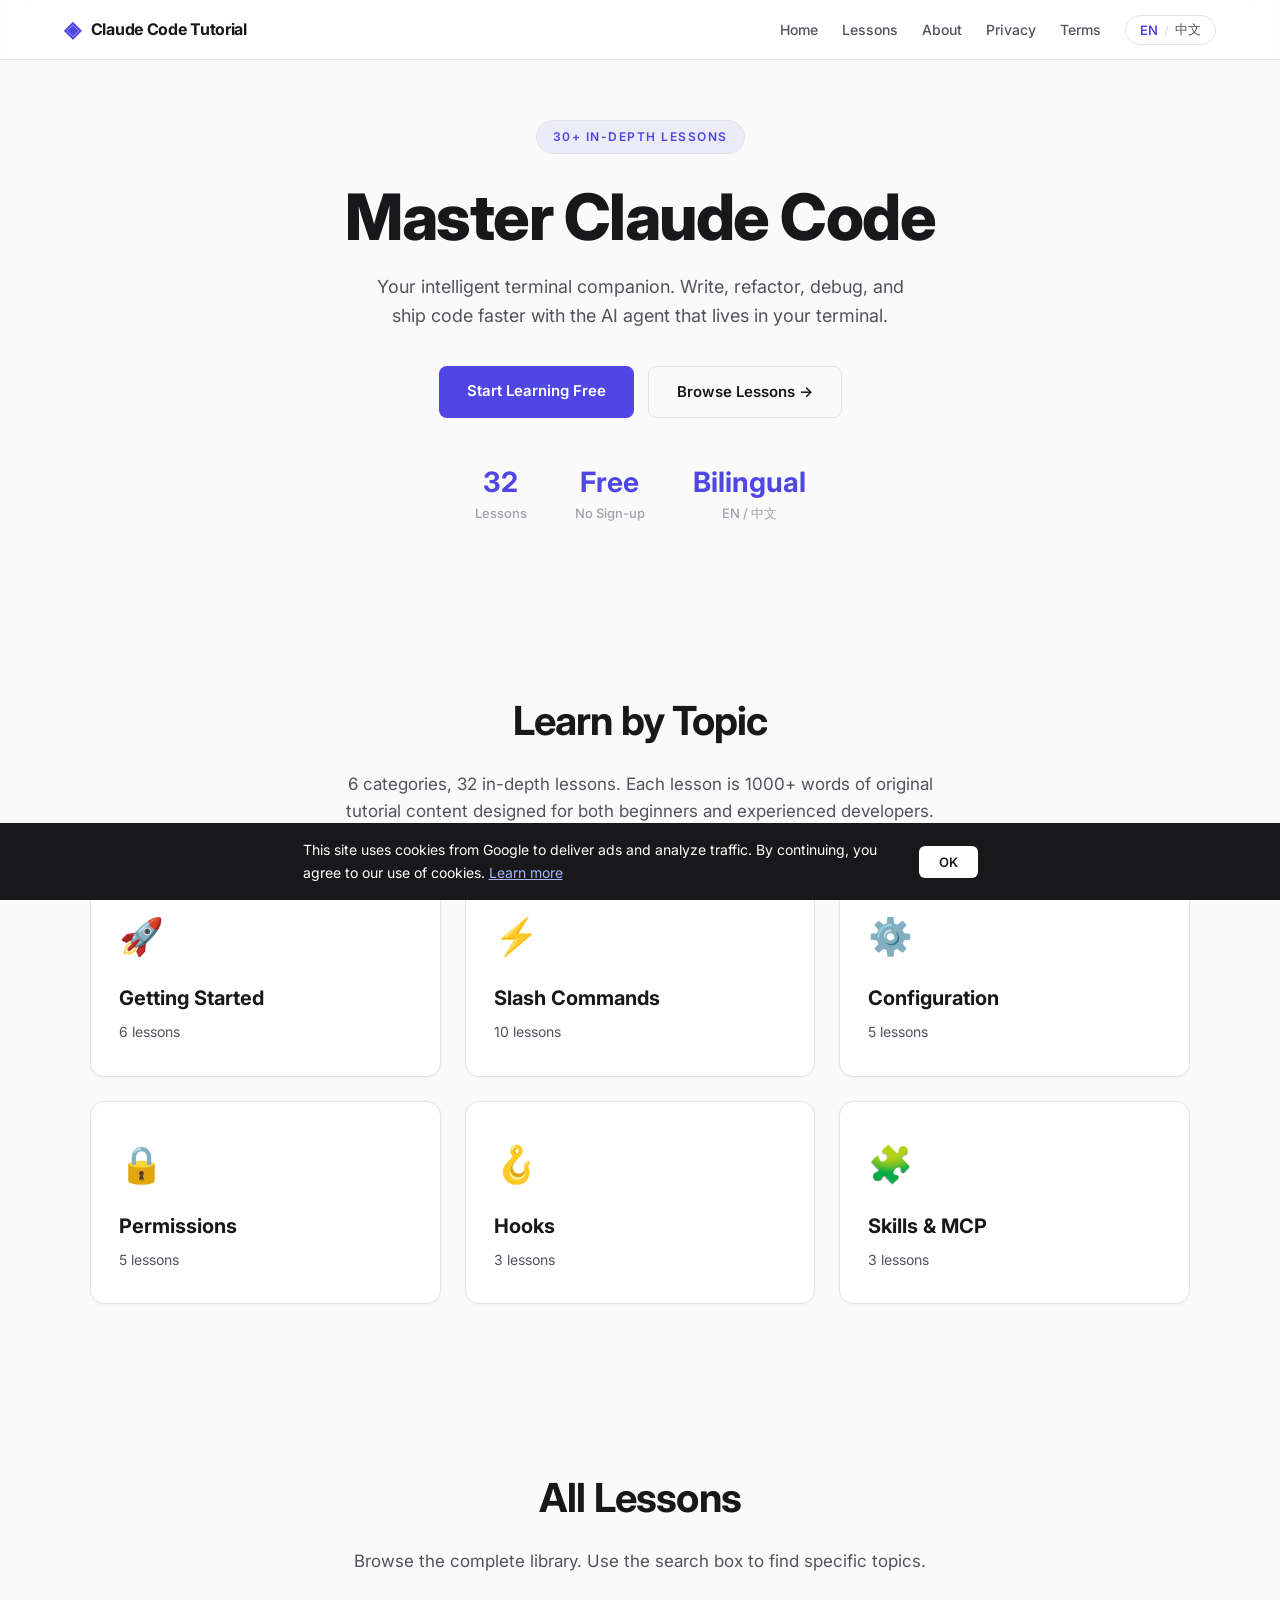
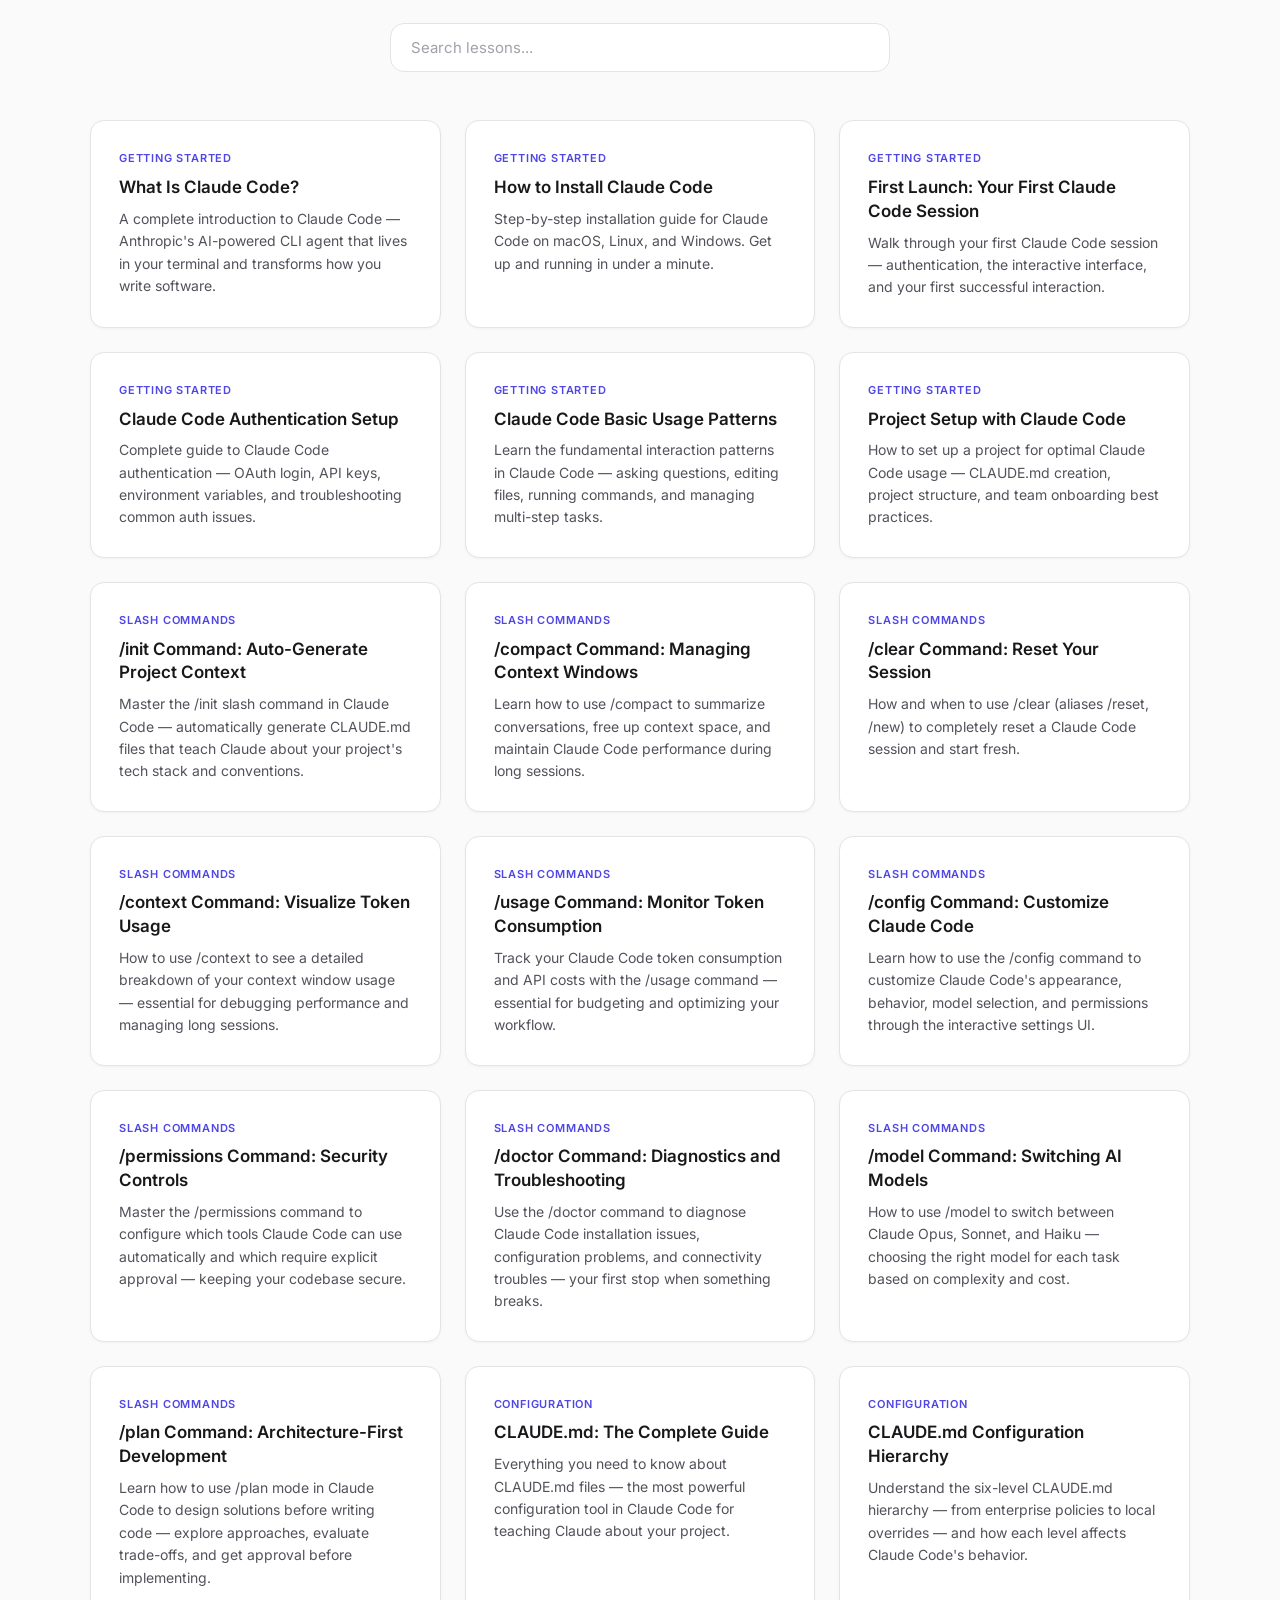
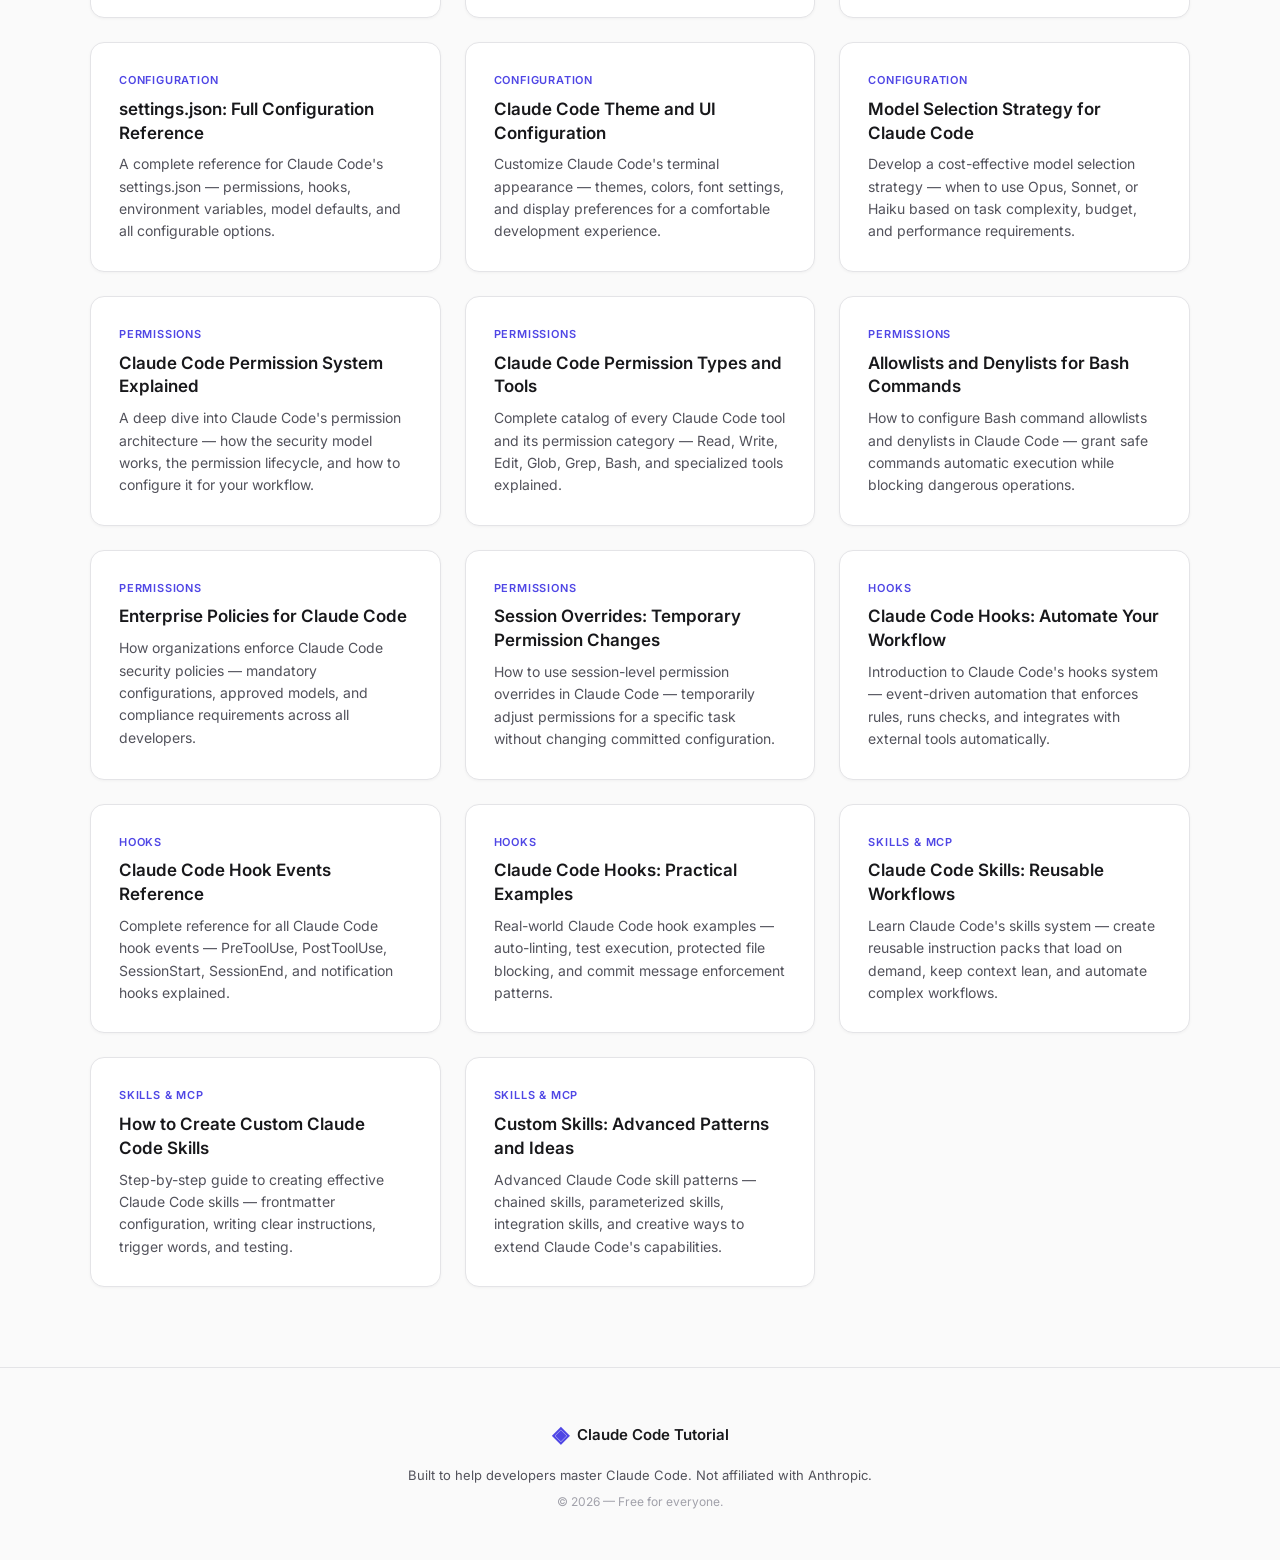
<file: index.html>
<!DOCTYPE html>
<html lang="en" data-lang="en">
<head>
    <meta charset="UTF-8">
    <meta name="viewport" content="width=device-width, initial-scale=1.0">
    <title>Claude Code Tutorial — Master AI-Powered Development</title>
    <meta name="description" content="A comprehensive tutorial for Claude Code — the AI-powered CLI coding assistant from Anthropic. 30+ in-depth lessons covering installation, slash commands, CLAUDE.md, permissions, hooks, and skills.">
    <meta name="keywords" content="Claude Code, tutorial, AI coding, CLI, Anthropic, slash commands, CLAUDE.md, AI assistant, coding tutorial, developer tools">
    <meta name="author" content="Claude Code Tutorial">
    <meta name="robots" content="index, follow, max-snippet:-1, max-image-preview:large">

    <!-- Canonical -->
    <link rel="canonical" href="https://claude-code.tutorial">
    <link rel="alternate" hreflang="en" href="https://claude-code.tutorial">
    <link rel="alternate" hreflang="zh" href="https://claude-code.tutorial?lang=zh">

    <!-- Open Graph -->
    <meta property="og:type" content="website">
    <meta property="og:title" content="Claude Code Tutorial — Master AI-Powered Development">
    <meta property="og:description" content="A comprehensive tutorial for Claude Code, the AI-powered CLI coding assistant. 30+ in-depth lessons covering installation, slash commands, CLAUDE.md, permissions, hooks, and skills.">
    <meta property="og:site_name" content="Claude Code Tutorial">
    <meta property="og:locale" content="en_US">
    <meta property="og:image" content="https://claude-code.tutorial/og-image.png">
    <meta property="og:image:width" content="1200">
    <meta property="og:image:height" content="630">

    <!-- Twitter Card -->
    <meta name="twitter:card" content="summary_large_image">
    <meta name="twitter:title" content="Claude Code Tutorial — Master AI-Powered Development">
    <meta name="twitter:description" content="A comprehensive tutorial for Claude Code, the AI-powered CLI coding assistant. 30+ in-depth lessons covering installation, slash commands, CLAUDE.md, permissions, hooks, and skills.">
    <meta name="twitter:image" content="https://claude-code.tutorial/og-image.png">

    <!-- Structured Data -->
    <script type="application/ld+json">
    {
      "@context": "https://schema.org",
      "@type": "WebSite",
      "name": "Claude Code Tutorial",
      "url": "https://claude-code.tutorial",
      "description": "A comprehensive tutorial for Claude Code, the AI-powered CLI coding assistant from Anthropic. 30+ in-depth lessons.",
      "inLanguage": ["en", "zh"],
      "about": {
        "@type": "SoftwareApplication",
        "name": "Claude Code",
        "applicationCategory": "DeveloperApplication",
        "operatingSystem": "macOS, Linux, Windows"
      }
    }
    </script>

    <!-- Fonts -->
    <link rel="preconnect" href="https://fonts.googleapis.com">
    <link rel="preconnect" href="https://fonts.gstatic.com" crossorigin>
    <link href="https://fonts.googleapis.com/css2?family=Inter:wght@400;500;600;700;800&family=JetBrains+Mono:wght@400;500;600&display=swap" rel="stylesheet">

    <link rel="stylesheet" href="css/style.css">

    <!-- Google AdSense -->
    <script async src="https://pagead2.googlesyndication.com/pagead/js/adsbygoogle.js?client=ca-pub-9308911342897694" crossorigin="anonymous"></script>
</head>
<body>

    <!-- Navigation -->
    <nav class="nav">
        <div class="nav-inner">
            <a href="#" class="nav-logo">
                <span class="logo-icon">◈</span>
                <span data-i18n="site_name">Claude Code Tutorial</span>
            </a>
            <div class="nav-links" id="navLinks">
                <a href="#" class="nav-link" data-i18n="nav_home">Home</a>
                <a href="#all-lessons" class="nav-link" data-i18n="nav_lessons">Lessons</a>
                <a href="about.html" class="nav-link" data-i18n="nav_about">About</a>
                <a href="privacy.html" class="nav-link" data-i18n="nav_privacy">Privacy</a>
                <a href="terms.html" class="nav-link" data-i18n="nav_terms">Terms</a>
                <button class="lang-switch" id="langSwitch" aria-label="Switch language">
                    <span class="lang-option lang-active" data-lang-val="en">EN</span>
                    <span class="lang-divider">/</span>
                    <span class="lang-option" data-lang-val="zh">中文</span>
                </button>
            </div>
            <button class="hamburger" id="hamburger" aria-label="Menu">
                <span></span><span></span><span></span>
            </button>
        </div>
    </nav>

    <!-- Main Content Area — rendered by app.js -->
    <main id="app"></main>

    <!-- Footer -->
    <footer class="footer">
        <div class="container">
            <div class="footer-brand">
                <span class="logo-icon">◈</span>
                <span data-i18n="site_name">Claude Code Tutorial</span>
            </div>
            <p class="footer-text" data-i18n="footer_text">Built to help developers master Claude Code. Not affiliated with Anthropic.</p>
            <p class="footer-copy">&copy; 2026 — <span data-i18n="footer_license">Free for everyone.</span></p>
        </div>
    </footer>

    <!-- Cookie Consent Banner -->
    <div id="cookie-consent" class="cookie-banner">
        <p><span data-i18n="cookie_text">This site uses cookies from Google to deliver ads and analyze traffic. By continuing, you agree to our use of cookies.</span>
        <a href="privacy.html" data-i18n="cookie_learn">Learn more</a></p>
        <button id="cookie-accept" class="cookie-btn" data-i18n="cookie_ok">OK</button>
    </div>

    <script src="js/i18n.js"></script>
    <script src="js/content.js"></script>
    <script src="js/app.js"></script>
</body>
</html>
</file>
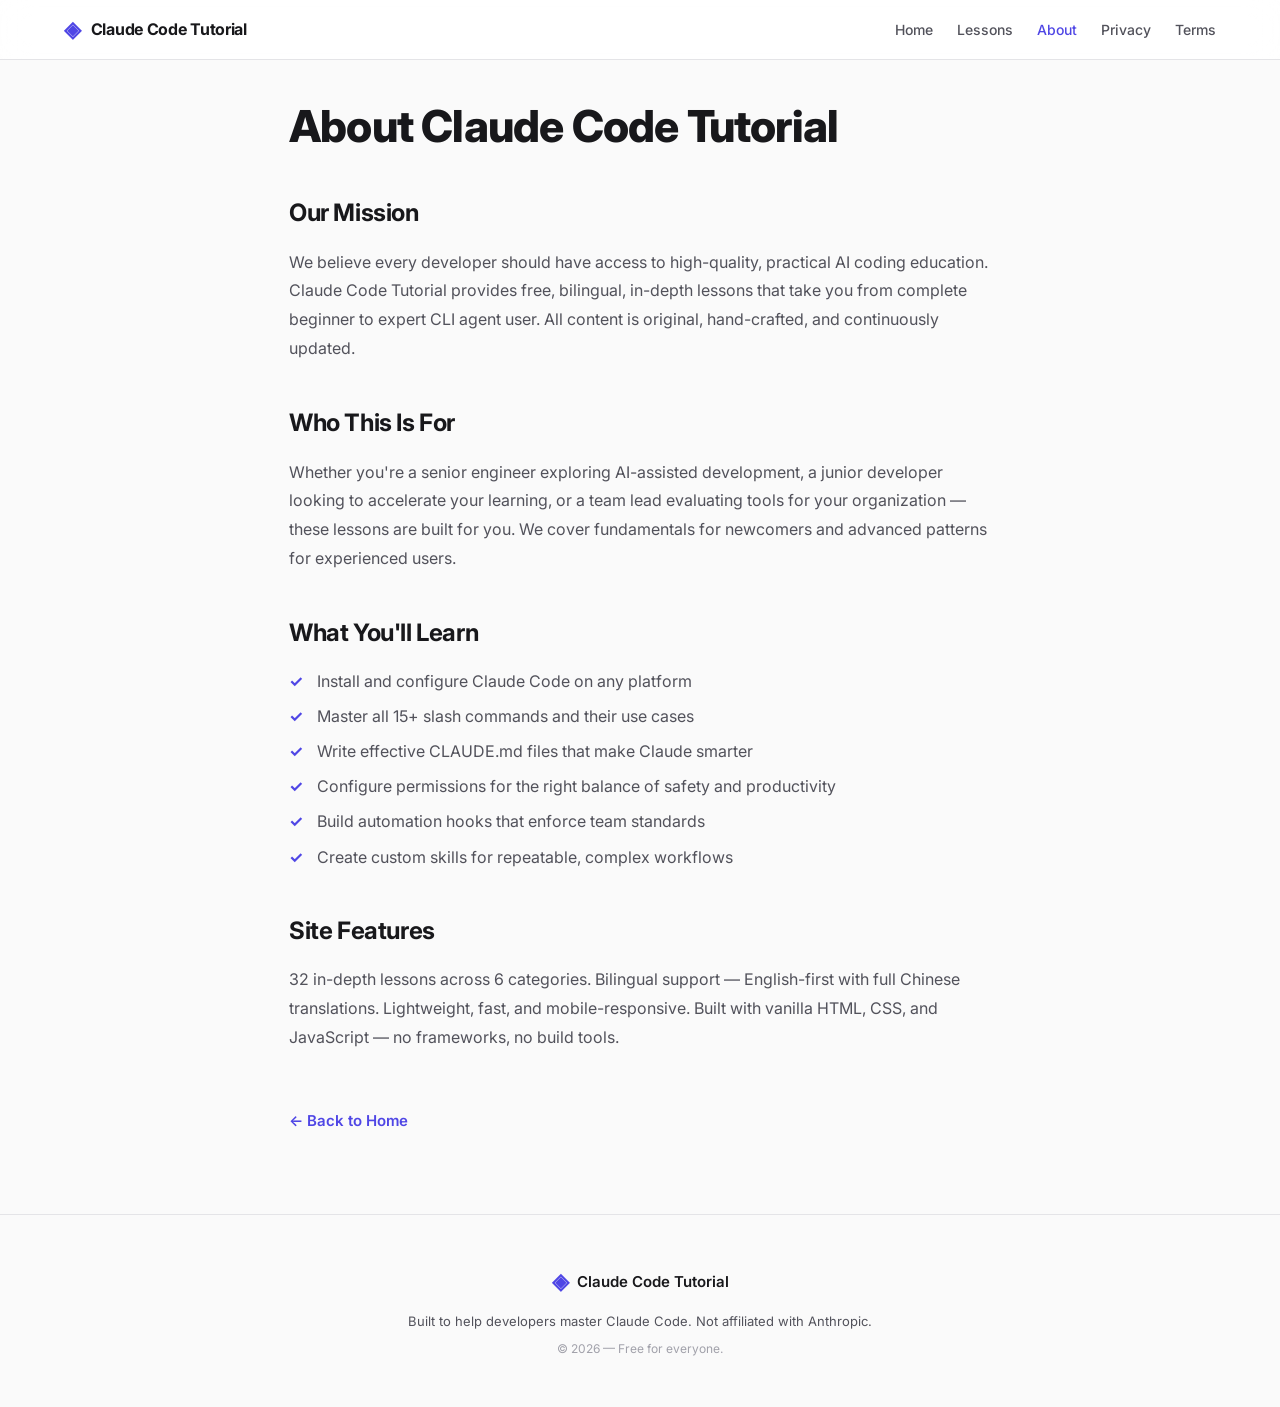
<file: about.html>
<!DOCTYPE html>
<html lang="en">
<head>
    <meta charset="UTF-8">
    <meta name="viewport" content="width=device-width, initial-scale=1.0">
    <title>About — Claude Code Tutorial</title>
    <meta name="description" content="About Claude Code Tutorial — a free, bilingual resource helping developers master Claude Code with 30+ in-depth lessons.">
    <meta name="robots" content="index, follow">
    <link rel="canonical" href="https://claude-code.tutorial/about.html">
    <link rel="preconnect" href="https://fonts.googleapis.com">
    <link rel="preconnect" href="https://fonts.gstatic.com" crossorigin>
    <link href="https://fonts.googleapis.com/css2?family=Inter:wght@400;500;600;700;800&family=JetBrains+Mono:wght@400;500;600&display=swap" rel="stylesheet">
    <link rel="stylesheet" href="css/style.css">
    <script async src="https://pagead2.googlesyndication.com/pagead/js/adsbygoogle.js?client=ca-pub-9308911342897694" crossorigin="anonymous"></script>
</head>
<body>

    <nav class="nav">
        <div class="nav-inner">
            <a href="index.html" class="nav-logo">
                <span class="logo-icon">◈</span>
                <span>Claude Code Tutorial</span>
            </a>
            <div class="nav-links" style="display:flex;align-items:center;gap:24px">
                <a href="index.html" class="nav-link">Home</a>
                <a href="index.html#all-lessons" class="nav-link">Lessons</a>
                <a href="about.html" class="nav-link" style="color:var(--accent)">About</a>
                <a href="privacy.html" class="nav-link">Privacy</a>
                <a href="terms.html" class="nav-link">Terms</a>
            </div>
        </div>
    </nav>

    <main class="static-page">
        <h1>About Claude Code Tutorial</h1>

        <h2>Our Mission</h2>
        <p>We believe every developer should have access to high-quality, practical AI coding education. Claude Code Tutorial provides free, bilingual, in-depth lessons that take you from complete beginner to expert CLI agent user. All content is original, hand-crafted, and continuously updated.</p>

        <h2>Who This Is For</h2>
        <p>Whether you're a senior engineer exploring AI-assisted development, a junior developer looking to accelerate your learning, or a team lead evaluating tools for your organization — these lessons are built for you. We cover fundamentals for newcomers and advanced patterns for experienced users.</p>

        <h2>What You'll Learn</h2>
        <ul class="feature-list">
            <li>Install and configure Claude Code on any platform</li>
            <li>Master all 15+ slash commands and their use cases</li>
            <li>Write effective CLAUDE.md files that make Claude smarter</li>
            <li>Configure permissions for the right balance of safety and productivity</li>
            <li>Build automation hooks that enforce team standards</li>
            <li>Create custom skills for repeatable, complex workflows</li>
        </ul>

        <h2>Site Features</h2>
        <p>32 in-depth lessons across 6 categories. Bilingual support — English-first with full Chinese translations. Lightweight, fast, and mobile-responsive. Built with vanilla HTML, CSS, and JavaScript — no frameworks, no build tools.</p>

        <a href="index.html" class="back-link">← Back to Home</a>
    </main>

    <footer class="footer">
        <div class="container">
            <div class="footer-brand">
                <span class="logo-icon">◈</span>
                <span>Claude Code Tutorial</span>
            </div>
            <p class="footer-text">Built to help developers master Claude Code. Not affiliated with Anthropic.</p>
            <p class="footer-copy">&copy; 2026 — Free for everyone.</p>
        </div>
    </footer>

</body>
</html>
</file>
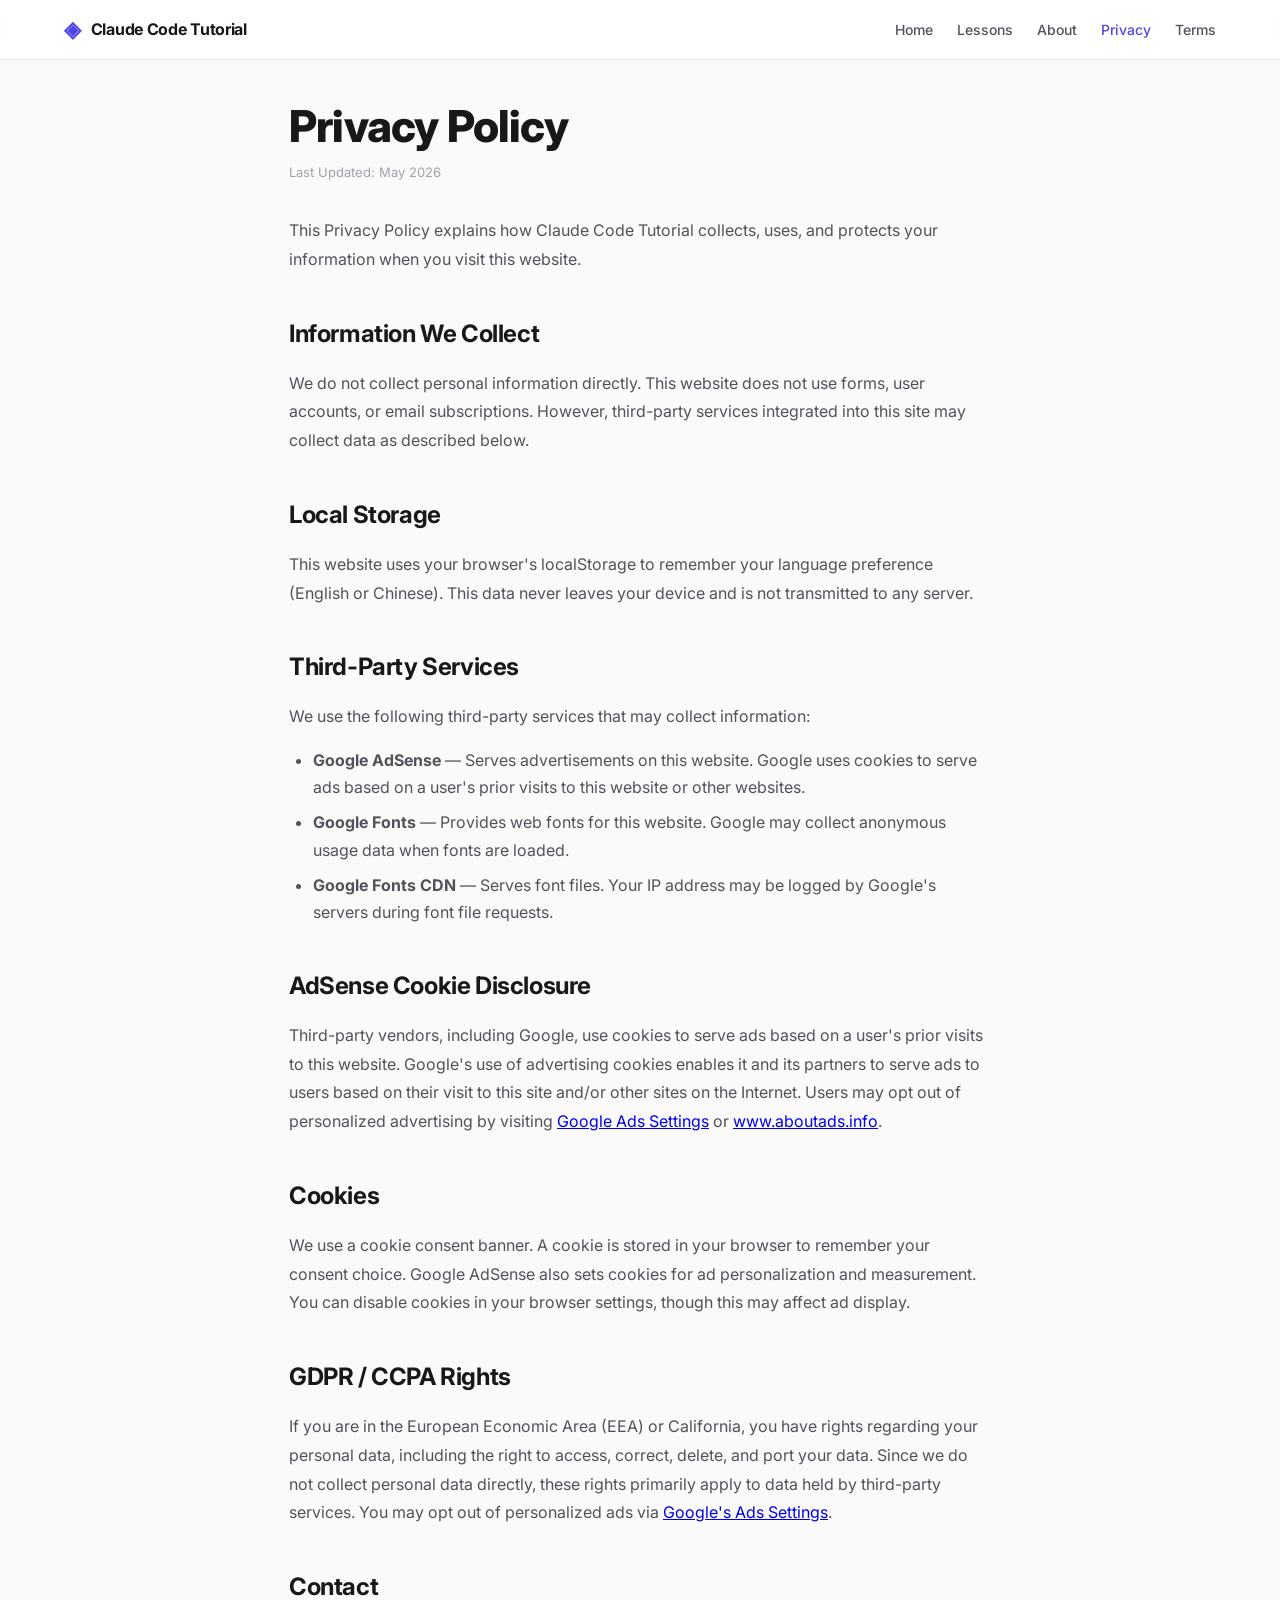
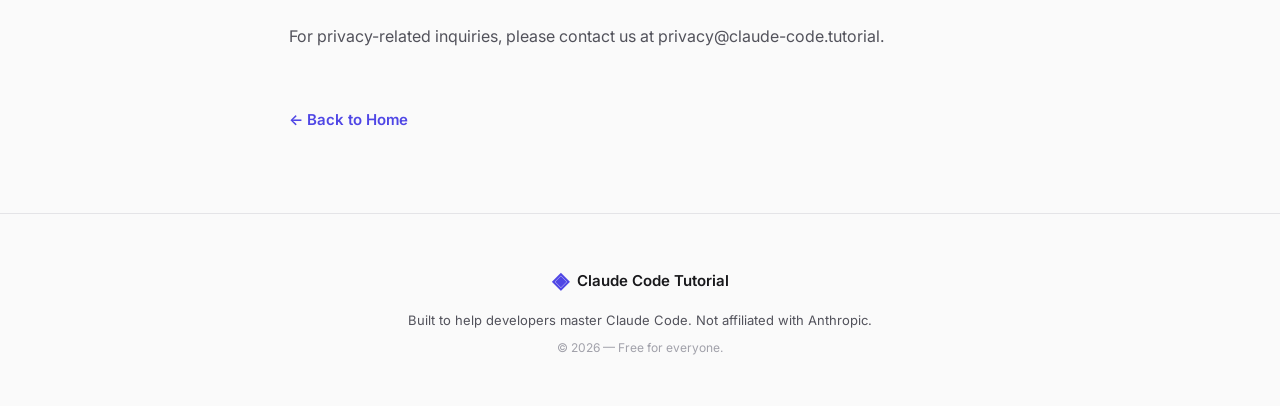
<file: privacy.html>
<!DOCTYPE html>
<html lang="en">
<head>
    <meta charset="UTF-8">
    <meta name="viewport" content="width=device-width, initial-scale=1.0">
    <title>Privacy Policy — Claude Code Tutorial</title>
    <meta name="description" content="Privacy Policy for Claude Code Tutorial — how we handle your data, use of Google AdSense cookies, GDPR/CCPA rights, and contact information.">
    <meta name="robots" content="index, follow">
    <link rel="canonical" href="https://claude-code.tutorial/privacy.html">
    <link rel="preconnect" href="https://fonts.googleapis.com">
    <link rel="preconnect" href="https://fonts.gstatic.com" crossorigin>
    <link href="https://fonts.googleapis.com/css2?family=Inter:wght@400;500;600;700;800&family=JetBrains+Mono:wght@400;500;600&display=swap" rel="stylesheet">
    <link rel="stylesheet" href="css/style.css">
    <script async src="https://pagead2.googlesyndication.com/pagead/js/adsbygoogle.js?client=ca-pub-9308911342897694" crossorigin="anonymous"></script>
</head>
<body>

    <nav class="nav">
        <div class="nav-inner">
            <a href="index.html" class="nav-logo">
                <span class="logo-icon">◈</span>
                <span>Claude Code Tutorial</span>
            </a>
            <div class="nav-links" style="display:flex;align-items:center;gap:24px">
                <a href="index.html" class="nav-link">Home</a>
                <a href="index.html#all-lessons" class="nav-link">Lessons</a>
                <a href="about.html" class="nav-link">About</a>
                <a href="privacy.html" class="nav-link" style="color:var(--accent)">Privacy</a>
                <a href="terms.html" class="nav-link">Terms</a>
            </div>
        </div>
    </nav>

    <main class="static-page">
        <h1>Privacy Policy</h1>
        <p class="last-updated">Last Updated: May 2026</p>

        <p>This Privacy Policy explains how Claude Code Tutorial collects, uses, and protects your information when you visit this website.</p>

        <h2>Information We Collect</h2>
        <p>We do not collect personal information directly. This website does not use forms, user accounts, or email subscriptions. However, third-party services integrated into this site may collect data as described below.</p>

        <h2>Local Storage</h2>
        <p>This website uses your browser's localStorage to remember your language preference (English or Chinese). This data never leaves your device and is not transmitted to any server.</p>

        <h2>Third-Party Services</h2>
        <p>We use the following third-party services that may collect information:</p>
        <ul>
            <li><strong>Google AdSense</strong> — Serves advertisements on this website. Google uses cookies to serve ads based on a user's prior visits to this website or other websites.</li>
            <li><strong>Google Fonts</strong> — Provides web fonts for this website. Google may collect anonymous usage data when fonts are loaded.</li>
            <li><strong>Google Fonts CDN</strong> — Serves font files. Your IP address may be logged by Google's servers during font file requests.</li>
        </ul>

        <h2>AdSense Cookie Disclosure</h2>
        <p>Third-party vendors, including Google, use cookies to serve ads based on a user's prior visits to this website. Google's use of advertising cookies enables it and its partners to serve ads to users based on their visit to this site and/or other sites on the Internet. Users may opt out of personalized advertising by visiting <a href="https://adssettings.google.com">Google Ads Settings</a> or <a href="https://www.aboutads.info">www.aboutads.info</a>.</p>

        <h2>Cookies</h2>
        <p>We use a cookie consent banner. A cookie is stored in your browser to remember your consent choice. Google AdSense also sets cookies for ad personalization and measurement. You can disable cookies in your browser settings, though this may affect ad display.</p>

        <h2>GDPR / CCPA Rights</h2>
        <p>If you are in the European Economic Area (EEA) or California, you have rights regarding your personal data, including the right to access, correct, delete, and port your data. Since we do not collect personal data directly, these rights primarily apply to data held by third-party services. You may opt out of personalized ads via <a href="https://adssettings.google.com">Google's Ads Settings</a>.</p>

        <h2>Contact</h2>
        <p>For privacy-related inquiries, please contact us at privacy@claude-code.tutorial.</p>

        <a href="index.html" class="back-link">← Back to Home</a>
    </main>

    <footer class="footer">
        <div class="container">
            <div class="footer-brand">
                <span class="logo-icon">◈</span>
                <span>Claude Code Tutorial</span>
            </div>
            <p class="footer-text">Built to help developers master Claude Code. Not affiliated with Anthropic.</p>
            <p class="footer-copy">&copy; 2026 — Free for everyone.</p>
        </div>
    </footer>

</body>
</html>
</file>
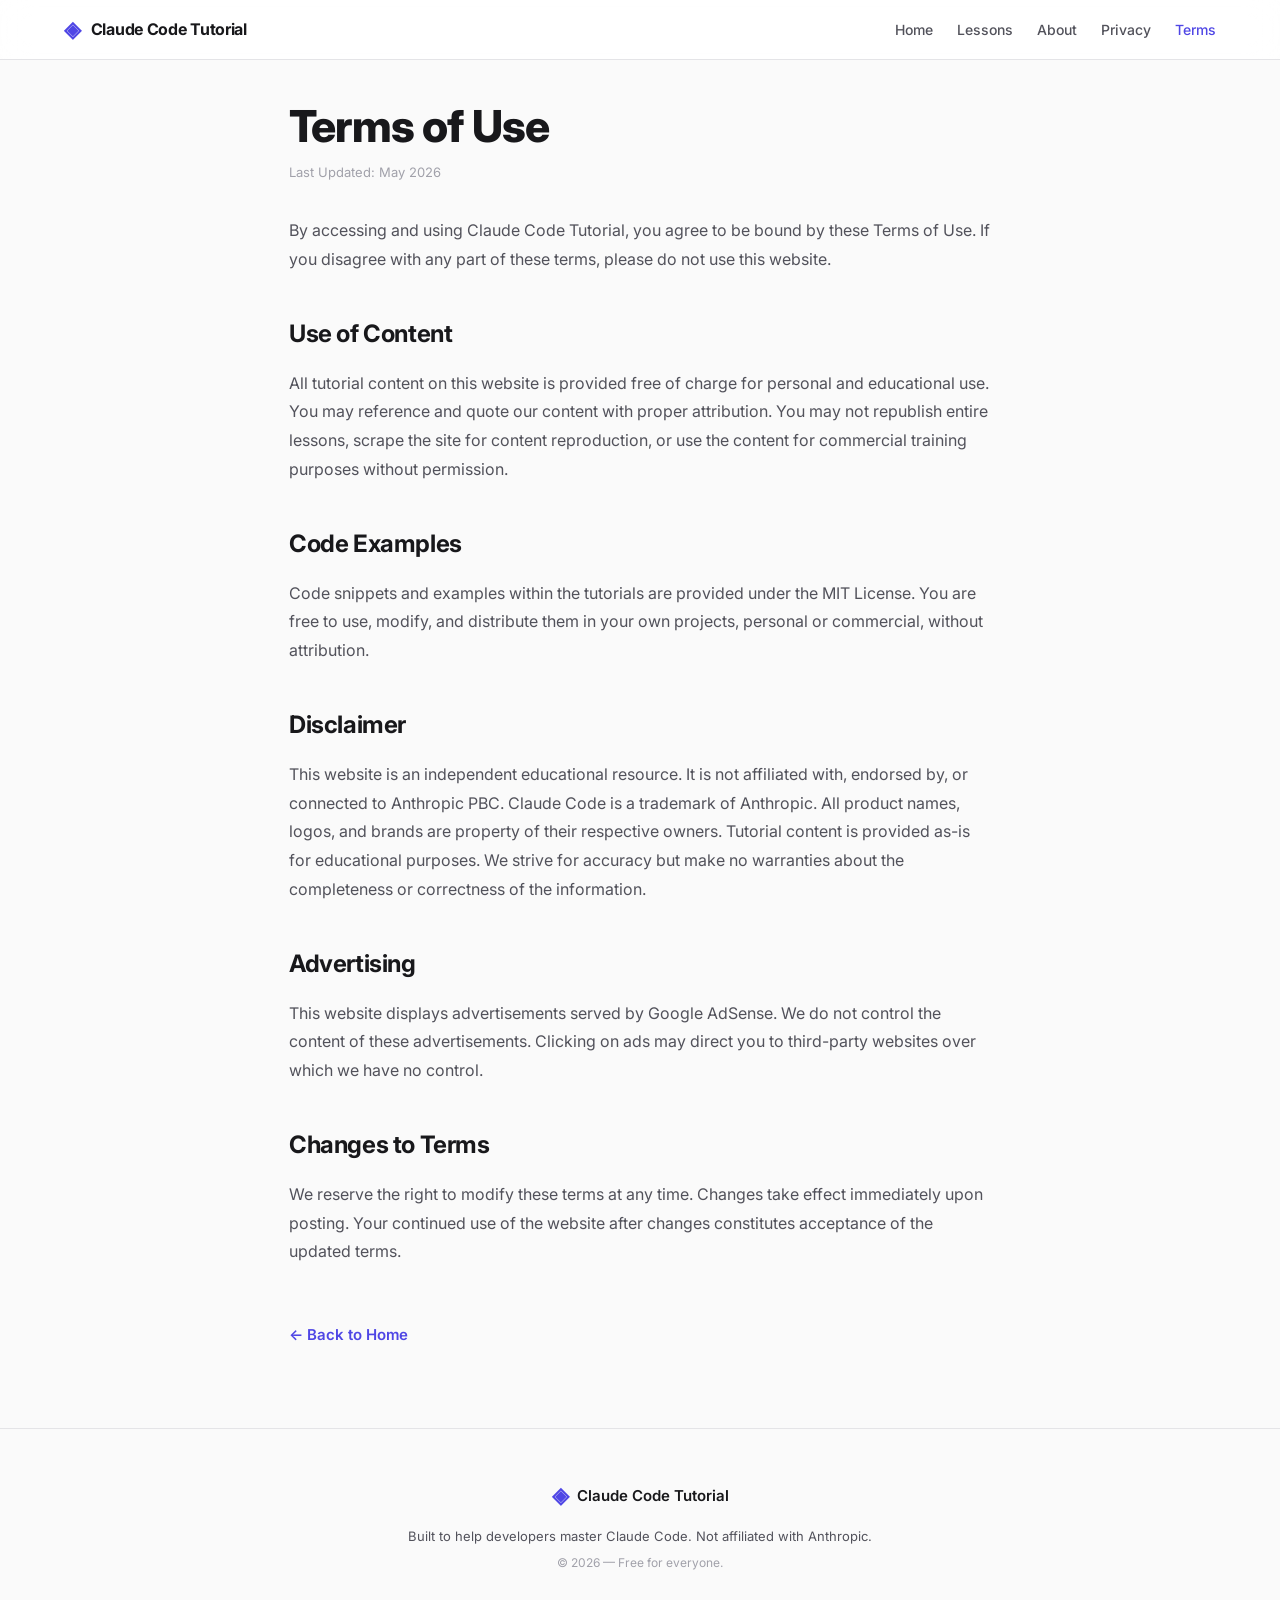
<file: terms.html>
<!DOCTYPE html>
<html lang="en">
<head>
    <meta charset="UTF-8">
    <meta name="viewport" content="width=device-width, initial-scale=1.0">
    <title>Terms of Use — Claude Code Tutorial</title>
    <meta name="description" content="Terms of Use for Claude Code Tutorial — content usage policy, code license (MIT), disclaimer, and advertising disclosure.">
    <meta name="robots" content="index, follow">
    <link rel="canonical" href="https://claude-code.tutorial/terms.html">
    <link rel="preconnect" href="https://fonts.googleapis.com">
    <link rel="preconnect" href="https://fonts.gstatic.com" crossorigin>
    <link href="https://fonts.googleapis.com/css2?family=Inter:wght@400;500;600;700;800&family=JetBrains+Mono:wght@400;500;600&display=swap" rel="stylesheet">
    <link rel="stylesheet" href="css/style.css">
    <script async src="https://pagead2.googlesyndication.com/pagead/js/adsbygoogle.js?client=ca-pub-9308911342897694" crossorigin="anonymous"></script>
</head>
<body>

    <nav class="nav">
        <div class="nav-inner">
            <a href="index.html" class="nav-logo">
                <span class="logo-icon">◈</span>
                <span>Claude Code Tutorial</span>
            </a>
            <div class="nav-links" style="display:flex;align-items:center;gap:24px">
                <a href="index.html" class="nav-link">Home</a>
                <a href="index.html#all-lessons" class="nav-link">Lessons</a>
                <a href="about.html" class="nav-link">About</a>
                <a href="privacy.html" class="nav-link">Privacy</a>
                <a href="terms.html" class="nav-link" style="color:var(--accent)">Terms</a>
            </div>
        </div>
    </nav>

    <main class="static-page">
        <h1>Terms of Use</h1>
        <p class="last-updated">Last Updated: May 2026</p>

        <p>By accessing and using Claude Code Tutorial, you agree to be bound by these Terms of Use. If you disagree with any part of these terms, please do not use this website.</p>

        <h2>Use of Content</h2>
        <p>All tutorial content on this website is provided free of charge for personal and educational use. You may reference and quote our content with proper attribution. You may not republish entire lessons, scrape the site for content reproduction, or use the content for commercial training purposes without permission.</p>

        <h2>Code Examples</h2>
        <p>Code snippets and examples within the tutorials are provided under the MIT License. You are free to use, modify, and distribute them in your own projects, personal or commercial, without attribution.</p>

        <h2>Disclaimer</h2>
        <p>This website is an independent educational resource. It is not affiliated with, endorsed by, or connected to Anthropic PBC. Claude Code is a trademark of Anthropic. All product names, logos, and brands are property of their respective owners. Tutorial content is provided as-is for educational purposes. We strive for accuracy but make no warranties about the completeness or correctness of the information.</p>

        <h2>Advertising</h2>
        <p>This website displays advertisements served by Google AdSense. We do not control the content of these advertisements. Clicking on ads may direct you to third-party websites over which we have no control.</p>

        <h2>Changes to Terms</h2>
        <p>We reserve the right to modify these terms at any time. Changes take effect immediately upon posting. Your continued use of the website after changes constitutes acceptance of the updated terms.</p>

        <a href="index.html" class="back-link">← Back to Home</a>
    </main>

    <footer class="footer">
        <div class="container">
            <div class="footer-brand">
                <span class="logo-icon">◈</span>
                <span>Claude Code Tutorial</span>
            </div>
            <p class="footer-text">Built to help developers master Claude Code. Not affiliated with Anthropic.</p>
            <p class="footer-copy">&copy; 2026 — Free for everyone.</p>
        </div>
    </footer>

</body>
</html>
</file>
<file: css/style.css>
/* ============================================
   Claude Code Tutorial — Styles
   Light Western aesthetic per web skill design system
   ============================================ */

:root {
  --accent: #4f46e5;
  --accent-hover: #4338ca;
  --accent-light: rgba(79, 70, 229, 0.08);
  --bg: #fafafa;
  --surface: #ffffff;
  --text: #18181b;
  --text-secondary: #52525b;
  --text-muted: #a1a1aa;
  --border: #e4e4e7;
  --border-light: #f4f4f5;
  --shadow-sm: 0 1px 3px rgba(0,0,0,0.04);
  --shadow-md: 0 4px 24px rgba(0,0,0,0.08);
  --shadow-lg: 0 8px 30px rgba(0,0,0,0.08);
  --radius: 8px;
  --radius-lg: 14px;
  --font: 'Inter', -apple-system, BlinkMacSystemFont, 'Segoe UI', Roboto, sans-serif;
  --font-mono: 'JetBrains Mono', 'Fira Code', 'Cascadia Code', monospace;
}

/* Reset */
*, *::before, *::after {
  box-sizing: border-box;
  margin: 0;
  padding: 0;
}

html {
  scroll-behavior: smooth;
  scroll-padding-top: 80px;
}

body {
  font-family: var(--font);
  font-size: 16px;
  color: var(--text);
  background: var(--bg);
  line-height: 1.7;
  -webkit-font-smoothing: antialiased;
}

/* ============================================
   Navigation
   ============================================ */

.nav {
  position: fixed;
  top: 0; left: 0; right: 0;
  z-index: 100;
  background: rgba(255,255,255,0.85);
  backdrop-filter: blur(16px);
  -webkit-backdrop-filter: blur(16px);
  border-bottom: 1px solid var(--border);
  height: 60px;
}

.nav-inner {
  max-width: 1200px;
  margin: 0 auto;
  padding: 0 24px;
  height: 100%;
  display: flex;
  align-items: center;
  justify-content: space-between;
}

.nav-logo {
  display: flex;
  align-items: center;
  gap: 10px;
  text-decoration: none;
  color: var(--text);
  font-weight: 700;
  font-size: 16px;
  letter-spacing: -0.3px;
}

.logo-icon {
  font-size: 22px;
  color: var(--accent);
}

.nav-links {
  display: flex;
  align-items: center;
  gap: 24px;
}

.nav-link {
  text-decoration: none;
  color: var(--text-secondary);
  font-size: 14px;
  font-weight: 500;
  transition: color 0.2s;
}

.nav-link:hover {
  color: var(--accent);
}

/* Language Switcher */
.lang-switch {
  background: var(--surface);
  border: 1px solid var(--border);
  border-radius: 20px;
  padding: 5px 14px;
  cursor: pointer;
  display: flex;
  align-items: center;
  gap: 6px;
  font-size: 13px;
  font-weight: 500;
  color: var(--text-secondary);
  transition: all 0.2s;
  font-family: var(--font);
}

.lang-switch:hover {
  border-color: var(--accent);
  color: var(--accent);
}

.lang-option { transition: color 0.2s; }

.lang-active {
  color: var(--accent);
  font-weight: 600;
}

.lang-divider { color: var(--border); }

/* Hamburger */
.hamburger {
  display: none;
  flex-direction: column;
  gap: 4px;
  background: none;
  border: none;
  cursor: pointer;
  padding: 4px;
}

.hamburger span {
  display: block;
  width: 20px;
  height: 2px;
  background: var(--text);
  border-radius: 2px;
  transition: all 0.2s;
}

/* ============================================
   Hero Section
   ============================================ */

.hero {
  padding: 120px 24px 80px;
  text-align: center;
  max-width: 750px;
  margin: 0 auto;
}

.hero-badge {
  display: inline-block;
  padding: 6px 16px;
  border: 1px solid var(--border);
  border-radius: 20px;
  font-size: 12px;
  font-weight: 600;
  text-transform: uppercase;
  letter-spacing: 1.5px;
  color: var(--accent);
  background: var(--accent-light);
  margin-bottom: 28px;
}

.hero h1 {
  font-size: clamp(40px, 7vw, 64px);
  font-weight: 800;
  line-height: 1.1;
  letter-spacing: -1.5px;
  margin-bottom: 20px;
  color: var(--text);
}

.gradient-text {
  background: linear-gradient(135deg, #4f46e5 0%, #7c3aed 50%, #06b6d4 100%);
  -webkit-background-clip: text;
  -webkit-text-fill-color: transparent;
  background-clip: text;
}

.hero-subtitle {
  font-size: 18px;
  color: var(--text-secondary);
  max-width: 560px;
  margin: 0 auto 36px;
  line-height: 1.6;
}

.hero-buttons {
  display: flex;
  gap: 14px;
  justify-content: center;
  flex-wrap: wrap;
  margin-bottom: 48px;
}

.btn {
  padding: 12px 28px;
  border-radius: var(--radius);
  font-size: 15px;
  font-weight: 600;
  text-decoration: none;
  transition: all 0.2s;
  font-family: var(--font);
  cursor: pointer;
  border: none;
  display: inline-block;
}

.btn-primary {
  background: var(--accent);
  color: #fff;
}

.btn-primary:hover {
  background: var(--accent-hover);
  transform: translateY(-2px);
  box-shadow: 0 4px 20px rgba(79, 70, 229, 0.3);
}

.btn-secondary {
  background: transparent;
  color: var(--text);
  border: 1px solid var(--border);
}

.btn-secondary:hover {
  border-color: var(--accent);
  color: var(--accent);
  transform: translateY(-2px);
}

.btn-sm {
  padding: 6px 14px;
  font-size: 13px;
}

/* Hero stats */
.hero-stats {
  display: flex;
  justify-content: center;
  gap: 48px;
  flex-wrap: wrap;
}

.hero-stat {
  text-align: center;
}

.hero-stat strong {
  display: block;
  font-size: 28px;
  font-weight: 700;
  color: var(--accent);
  line-height: 1.2;
}

.hero-stat span {
  font-size: 13px;
  color: var(--text-muted);
  font-weight: 500;
}

/* ============================================
   Sections
   ============================================ */

.section {
  padding: 80px 24px;
}

.container {
  max-width: 1100px;
  margin: 0 auto;
}

.section-title {
  font-size: clamp(28px, 5vw, 40px);
  font-weight: 700;
  text-align: center;
  letter-spacing: -0.8px;
  margin-bottom: 16px;
}

.section-lead {
  text-align: center;
  color: var(--text-secondary);
  font-size: 17px;
  max-width: 620px;
  margin: 0 auto 48px;
  line-height: 1.6;
}

/* ============================================
   Category Cards
   ============================================ */

.category-grid {
  display: grid;
  grid-template-columns: repeat(auto-fill, minmax(320px, 1fr));
  gap: 24px;
}

.category-card {
  background: var(--surface);
  border-radius: var(--radius-lg);
  padding: 32px 28px;
  box-shadow: var(--shadow-sm);
  border: 1px solid var(--border);
  text-decoration: none;
  color: var(--text);
  transition: transform 0.2s, box-shadow 0.2s;
  cursor: pointer;
}

.category-card:hover {
  transform: translateY(-4px);
  box-shadow: var(--shadow-lg);
  border-color: var(--accent);
}

.category-card-icon {
  font-size: 36px;
  margin-bottom: 14px;
}

.category-card h3 {
  font-size: 20px;
  font-weight: 700;
  margin-bottom: 6px;
}

.category-card p {
  font-size: 14px;
  color: var(--text-secondary);
  line-height: 1.6;
}

/* ============================================
   Content Cards Grid
   ============================================ */

.content-grid {
  display: grid;
  grid-template-columns: repeat(auto-fill, minmax(320px, 1fr));
  gap: 24px;
}

.content-card {
  background: var(--surface);
  border-radius: var(--radius-lg);
  padding: 28px;
  box-shadow: var(--shadow-sm);
  border: 1px solid var(--border);
  text-decoration: none;
  color: var(--text);
  transition: transform 0.2s, box-shadow 0.2s;
}

.content-card:hover {
  transform: translateY(-4px);
  box-shadow: var(--shadow-lg);
}

.content-card-category {
  font-size: 11px;
  font-weight: 600;
  text-transform: uppercase;
  letter-spacing: 0.8px;
  color: var(--accent);
  margin-bottom: 8px;
}

.content-card h3 {
  font-size: 17px;
  font-weight: 600;
  margin-bottom: 8px;
  line-height: 1.4;
}

.content-card p {
  font-size: 14px;
  color: var(--text-secondary);
  line-height: 1.6;
}

/* ============================================
   Search
   ============================================ */

.search-wrap {
  max-width: 500px;
  margin: 0 auto 48px;
}

.search-input {
  width: 100%;
  padding: 14px 20px;
  border: 1px solid var(--border);
  border-radius: var(--radius-lg);
  font-size: 15px;
  font-family: var(--font);
  background: var(--surface);
  color: var(--text);
  transition: border-color 0.2s, box-shadow 0.2s;
  outline: none;
}

.search-input:focus {
  border-color: var(--accent);
  box-shadow: 0 0 0 3px var(--accent-light);
}

.search-input::placeholder {
  color: var(--text-muted);
}

/* ============================================
   Content Page (rendered by JS)
   ============================================ */

.content-page {
  max-width: 750px;
  margin: 0 auto;
  padding: 100px 24px 80px;
}

.breadcrumb {
  font-size: 13px;
  color: var(--text-muted);
  margin-bottom: 32px;
}

.breadcrumb a {
  color: var(--accent);
  text-decoration: none;
}

.breadcrumb a:hover {
  text-decoration: underline;
}

.content-page h1 {
  font-size: clamp(32px, 5vw, 44px);
  font-weight: 800;
  letter-spacing: -0.8px;
  margin-bottom: 12px;
  line-height: 1.2;
}

.content-page-summary {
  font-size: 18px;
  color: var(--text-secondary);
  margin-bottom: 40px;
  line-height: 1.6;
}

.content-body {
  font-size: 16px;
  line-height: 1.8;
  color: var(--text);
}

.content-body h2 {
  font-size: 24px;
  font-weight: 700;
  margin: 40px 0 14px;
  letter-spacing: -0.4px;
}

.content-body h2:first-child {
  margin-top: 0;
}

.content-body p {
  margin-bottom: 18px;
}

.content-body ul, .content-body ol {
  margin: 0 0 18px 24px;
}

.content-body li {
  margin-bottom: 8px;
  line-height: 1.7;
}

.content-body strong {
  font-weight: 600;
  color: var(--text);
}

.content-body em {
  font-style: italic;
}

.content-body pre {
  background: #f4f4f5;
  border: 1px solid var(--border);
  border-radius: var(--radius);
  padding: 16px 20px;
  overflow-x: auto;
  margin: 16px 0;
  font-size: 14px;
  line-height: 1.6;
}

.content-body code {
  font-family: var(--font-mono);
  font-size: 13px;
  background: #f4f4f5;
  padding: 2px 6px;
  border-radius: 4px;
  color: var(--accent);
}

.content-body pre code {
  background: none;
  padding: 0;
  color: #18181b;
  font-size: 13px;
}

/* Content navigation (prev/next) */
.content-nav {
  display: flex;
  justify-content: space-between;
  margin-top: 56px;
  padding-top: 28px;
  border-top: 1px solid var(--border);
}

.content-nav a {
  text-decoration: none;
  color: var(--accent);
  font-weight: 600;
  font-size: 15px;
  transition: color 0.2s;
}

.content-nav a:hover {
  color: var(--accent-hover);
}

/* Related lessons */
.related-section {
  margin-top: 48px;
  padding-top: 32px;
  border-top: 1px solid var(--border);
}

.related-section h3 {
  font-size: 18px;
  font-weight: 600;
  margin-bottom: 16px;
}

.related-grid {
  display: grid;
  grid-template-columns: repeat(auto-fill, minmax(200px, 1fr));
  gap: 12px;
}

.related-card {
  background: var(--surface);
  border: 1px solid var(--border);
  border-radius: var(--radius);
  padding: 14px 16px;
  text-decoration: none;
  color: var(--text);
  font-size: 14px;
  font-weight: 500;
  transition: border-color 0.2s;
}

.related-card:hover {
  border-color: var(--accent);
}

/* ============================================
   Standalone Pages (about, privacy, terms)
   ============================================ */

.static-page {
  max-width: 750px;
  margin: 0 auto;
  padding: 100px 24px 80px;
}

.static-page h1 {
  font-size: clamp(32px, 5vw, 44px);
  font-weight: 800;
  letter-spacing: -0.8px;
  margin-bottom: 8px;
  line-height: 1.2;
}

.static-page .last-updated {
  font-size: 13px;
  color: var(--text-muted);
  margin-bottom: 32px;
}

.static-page h2 {
  font-size: 24px;
  font-weight: 700;
  margin: 40px 0 14px;
  letter-spacing: -0.4px;
}

.static-page p {
  margin-bottom: 16px;
  line-height: 1.8;
  color: var(--text-secondary);
}

.static-page ul {
  margin: 0 0 16px 24px;
}

.static-page li {
  margin-bottom: 8px;
  color: var(--text-secondary);
  line-height: 1.7;
}

.static-page .back-link {
  display: inline-block;
  margin-top: 40px;
  color: var(--accent);
  text-decoration: none;
  font-weight: 600;
  font-size: 15px;
}

.static-page .back-link:hover {
  text-decoration: underline;
}

/* Features list on about page */
.feature-list {
  list-style: none;
  margin-left: 0 !important;
}

.feature-list li {
  padding-left: 28px;
  position: relative;
}

.feature-list li::before {
  content: "✓";
  position: absolute;
  left: 0;
  color: var(--accent);
  font-weight: 700;
}

/* ============================================
   Cookie Consent Banner
   ============================================ */

.cookie-banner {
  display: none;
  position: fixed;
  bottom: 0;
  left: 0;
  right: 0;
  background: var(--text);
  color: #fff;
  padding: 16px 24px;
  z-index: 200;
  align-items: center;
  justify-content: center;
  gap: 16px;
  flex-wrap: wrap;
  font-size: 14px;
  line-height: 1.6;
}

.cookie-banner.visible {
  display: flex;
}

.cookie-banner p {
  max-width: 600px;
}

.cookie-banner a {
  color: #a5b4fc;
  text-decoration: underline;
}

.cookie-btn {
  background: #fff;
  color: var(--text);
  border: none;
  padding: 8px 20px;
  border-radius: 6px;
  font-weight: 600;
  font-size: 13px;
  cursor: pointer;
  font-family: var(--font);
  transition: opacity 0.2s;
  white-space: nowrap;
}

.cookie-btn:hover {
  opacity: 0.9;
}

/* ============================================
   Footer
   ============================================ */

.footer {
  padding: 48px 24px;
  border-top: 1px solid var(--border);
  text-align: center;
}

.footer-brand {
  display: flex;
  align-items: center;
  justify-content: center;
  gap: 8px;
  font-weight: 600;
  font-size: 15px;
  margin-bottom: 10px;
  color: var(--text);
}

.footer-text {
  color: var(--text-secondary);
  font-size: 13px;
  margin-bottom: 6px;
}

.footer-copy {
  color: var(--text-muted);
  font-size: 12px;
}

/* ============================================
   Responsive
   ============================================ */

@media (max-width: 768px) {
  .nav-links {
    position: fixed;
    top: 60px;
    left: 0;
    right: 0;
    background: var(--surface);
    flex-direction: column;
    padding: 20px 24px;
    border-bottom: 1px solid var(--border);
    display: none;
    gap: 16px;
    align-items: flex-start;
  }

  .nav-links.open {
    display: flex;
  }

  .hamburger {
    display: flex;
  }

  .hero {
    padding: 100px 20px 60px;
  }

  .hero h1 {
    font-size: 36px;
  }

  .hero-subtitle {
    font-size: 16px;
  }

  .hero-stats {
    gap: 28px;
  }

  .section {
    padding: 60px 20px;
  }

  .category-grid,
  .content-grid {
    grid-template-columns: 1fr;
  }

  .content-nav {
    flex-direction: column;
    gap: 12px;
  }

  .content-page {
    padding: 90px 20px 60px;
  }

  .static-page {
    padding: 90px 20px 60px;
  }

  .related-grid {
    grid-template-columns: 1fr;
  }
}

@media (max-width: 480px) {
  .hero-buttons {
    flex-direction: column;
    align-items: center;
  }

  .btn {
    width: 100%;
    text-align: center;
  }

  .hero-stats {
    flex-direction: column;
    gap: 16px;
  }
}
</file>
